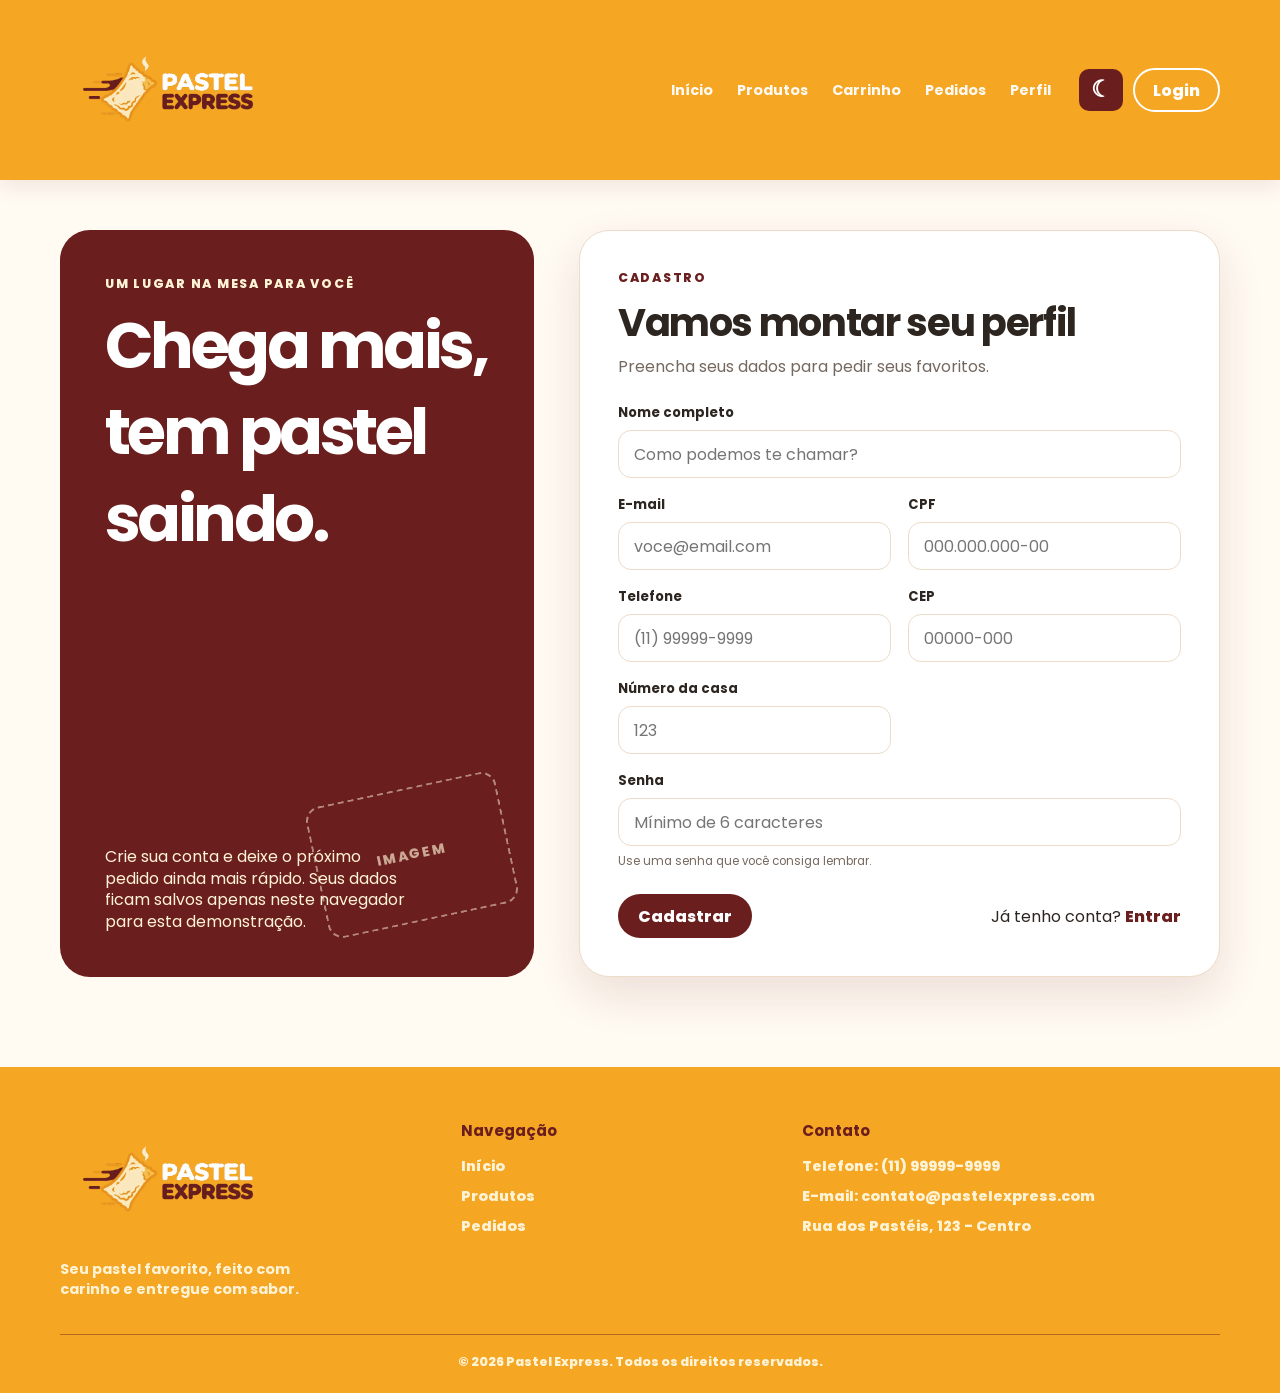
<file: cadastro.html>
<!DOCTYPE html>
<html lang="pt-BR">
<head>
  <meta charset="UTF-8"><meta name="viewport" content="width=device-width, initial-scale=1.0"><title>Cadastro | Pastel Express</title>
  <link rel="preconnect" href="https://fonts.googleapis.com"><link rel="preconnect" href="https://fonts.gstatic.com" crossorigin><link href="https://fonts.googleapis.com/css2?family=Poppins:wght@400;500;600;700;800&display=swap" rel="stylesheet"><link rel="stylesheet" href="styles.css"><script src="app.js" defer></script>
</head>
<body>
  <header class="site-header"><div class="container header-inner"><a class="brand" href="index.html"><img class="brand-logo" src="Logo_Pastel_Express_em_Preto_e_Branco-removebg-preview.png" alt="Logo Pastel Express"></a><nav class="main-nav" id="main-nav"><a href="index.html">Início</a><a href="produtos.html">Produtos</a><a href="carrinho.html">Carrinho</a><a href="pedidos.html">Pedidos</a><a href="perfil.html">Perfil</a></nav><div class="header-actions"><button class="theme-toggle" id="theme-toggle" type="button">☾</button><button class="btn btn-outline" data-open-login type="button">Login</button></div><button class="mobile-menu" id="mobile-menu" type="button">☰</button></div></header>
  <main class="container auth-layout"><section class="auth-art"><div><div class="eyebrow" style="color:var(--creme)">Um lugar na mesa para você</div><h1>Chega mais,<br>tem pastel saindo.</h1></div><p>Crie sua conta e deixe o próximo pedido ainda mais rápido. Seus dados ficam salvos apenas neste navegador para esta demonstração.</p></section><section class="auth-form-card"><div class="form-heading"><div class="eyebrow">Cadastro</div><h2>Vamos montar seu perfil</h2><p>Preencha seus dados para pedir seus favoritos.</p></div><form id="signup-form"><div class="form-grid"><div class="field full"><label for="nome">Nome completo</label><input class="form-control" id="nome" name="nome" type="text" maxlength="60" required placeholder="Como podemos te chamar?"></div><div class="field"><label for="email">E-mail</label><input class="form-control" id="email" name="email" type="email" maxlength="80" required placeholder="voce@email.com"></div><div class="field"><label for="cpf">CPF</label><input class="form-control" id="cpf" name="cpf" data-mask="cpf" inputmode="numeric" maxlength="14" required placeholder="000.000.000-00"></div><div class="field"><label for="telefone">Telefone</label><input class="form-control" id="telefone" name="telefone" data-mask="phone" inputmode="numeric" maxlength="15" required placeholder="(11) 99999-9999"></div><div class="field"><label for="cep">CEP</label><input class="form-control" id="cep" name="cep" data-mask="cep" inputmode="numeric" maxlength="9" required placeholder="00000-000"></div><div class="field"><label for="numero">Número da casa</label><input class="form-control" id="numero" name="numero" data-numeric="true" inputmode="numeric" maxlength="6" required placeholder="123"></div><div class="field full"><label for="senha">Senha</label><input class="form-control" id="senha" name="senha" type="password" minlength="6" maxlength="30" required placeholder="Mínimo de 6 caracteres"><small>Use uma senha que você consiga lembrar.</small></div></div><div class="form-footer"><button class="btn btn-primary" type="submit">Cadastrar</button><span>Já tenho conta? <a class="text-link" href="#" data-open-login>Entrar</a></span></div></form></section></main>
  <footer class="site-footer"><div class="container"><div class="footer-grid"><div class="footer-brand"><a class="brand" href="index.html"><img class="brand-logo" src="Logo_Pastel_Express_em_Preto_e_Branco-removebg-preview.png" alt="Logo Pastel Express"></a><p>Seu pastel favorito, feito com carinho e entregue com sabor.</p></div><div><h3 class="footer-title">Navegação</h3><ul class="footer-links"><li><a href="index.html">Início</a></li><li><a href="produtos.html">Produtos</a></li><li><a href="pedidos.html">Pedidos</a></li></ul></div><div><h3 class="footer-title">Contato</h3><div class="footer-contact"><span>Telefone: (11) 99999-9999</span><span>E-mail: contato@pastelexpress.com</span><span>Rua dos Pastéis, 123 - Centro</span></div></div></div><div class="footer-bottom">© 2026 Pastel Express. Todos os direitos reservados.</div></div></footer>
  <div class="modal-backdrop" id="login-modal"><div class="modal"><button class="modal-close" type="button" data-close-modal>×</button><h2>Que bom te ver!</h2><p>Entre para acompanhar seus pedidos.</p><form id="login-form"><div class="field"><label for="login-email">E-mail</label><input class="form-control" id="login-email" type="email" required></div><div class="field"><label for="login-password">Senha</label><input class="form-control" id="login-password" type="password" required></div><button class="btn btn-primary btn-block">Entrar</button><a class="text-link" href="cadastro.html">Criar conta</a></form></div></div><div class="toast" id="toast"></div>
</body>
</html>
</file>
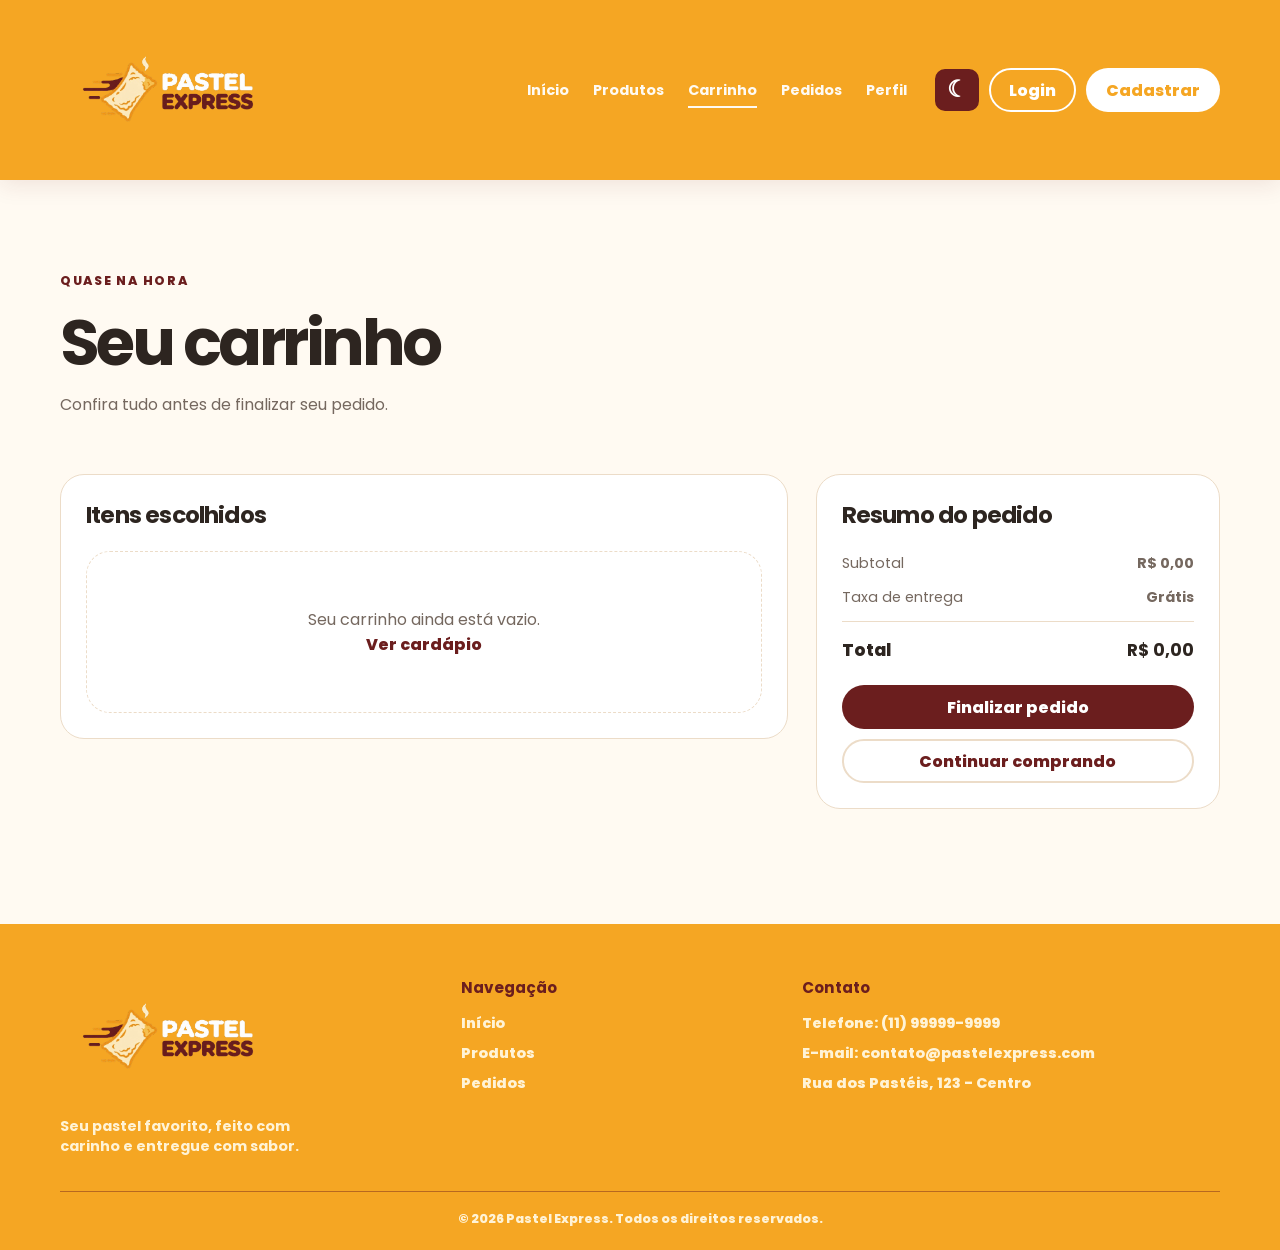
<file: carrinho.html>
<!DOCTYPE html>
<html lang="pt-BR">
<head>
  <meta charset="UTF-8"><meta name="viewport" content="width=device-width, initial-scale=1.0"><title>Carrinho | Pastel Express</title>
  <link rel="preconnect" href="https://fonts.googleapis.com"><link rel="preconnect" href="https://fonts.gstatic.com" crossorigin><link href="https://fonts.googleapis.com/css2?family=Poppins:wght@400;500;600;700;800&display=swap" rel="stylesheet"><link rel="stylesheet" href="styles.css"><script src="app.js" defer></script>
</head>
<body>
  <header class="site-header"><div class="container header-inner"><a class="brand" href="index.html"><img class="brand-logo" src="Logo_Pastel_Express_em_Preto_e_Branco-removebg-preview.png" alt="Logo Pastel Express"></a><nav class="main-nav" id="main-nav"><a href="index.html">Início</a><a href="produtos.html">Produtos</a><a class="active" href="carrinho.html">Carrinho</a><a href="pedidos.html">Pedidos</a><a href="perfil.html">Perfil</a></nav><div class="header-actions"><button class="theme-toggle" id="theme-toggle" type="button">☾</button><button class="btn btn-outline" data-open-login type="button">Login</button><a class="btn btn-light" href="cadastro.html">Cadastrar</a></div><button class="mobile-menu" id="mobile-menu" type="button">☰</button></div></header>
  <main class="container"><section class="page-header"><div class="eyebrow">Quase na hora</div><h1>Seu carrinho</h1><p>Confira tudo antes de finalizar seu pedido.</p></section><div class="two-column"><section class="panel"><h2>Itens escolhidos</h2><div class="cart-list" id="cart-list"></div></section><aside class="panel"><h2>Resumo do pedido</h2><div class="summary-list"><div class="summary-row"><span>Subtotal</span><strong id="cart-subtotal">R$ 0,00</strong></div><div class="summary-row"><span>Taxa de entrega</span><strong>Grátis</strong></div><div class="summary-row total"><span>Total</span><strong id="cart-total">R$ 0,00</strong></div></div><button class="btn btn-primary btn-block" id="checkout-button" type="button">Finalizar pedido</button><a class="btn btn-outline btn-block" style="color:var(--marrom);border-color:var(--borda);margin-top:10px" href="produtos.html">Continuar comprando</a></aside></div></main>
  <footer class="site-footer"><div class="container"><div class="footer-grid"><div class="footer-brand"><a class="brand" href="index.html"><img class="brand-logo" src="Logo_Pastel_Express_em_Preto_e_Branco-removebg-preview.png" alt="Logo Pastel Express"></a><p>Seu pastel favorito, feito com carinho e entregue com sabor.</p></div><div><h3 class="footer-title">Navegação</h3><ul class="footer-links"><li><a href="index.html">Início</a></li><li><a href="produtos.html">Produtos</a></li><li><a href="pedidos.html">Pedidos</a></li></ul></div><div><h3 class="footer-title">Contato</h3><div class="footer-contact"><span>Telefone: (11) 99999-9999</span><span>E-mail: contato@pastelexpress.com</span><span>Rua dos Pastéis, 123 - Centro</span></div></div></div><div class="footer-bottom">© 2026 Pastel Express. Todos os direitos reservados.</div></div></footer>
  <div class="modal-backdrop" id="login-modal"><div class="modal"><button class="modal-close" type="button" data-close-modal>×</button><h2>Que bom te ver!</h2><p>Entre para acompanhar seus pedidos.</p><form id="login-form"><div class="field"><label for="login-email">E-mail</label><input class="form-control" id="login-email" type="email" required></div><div class="field"><label for="login-password">Senha</label><input class="form-control" id="login-password" type="password" required></div><button class="btn btn-primary btn-block">Entrar</button><a class="text-link" href="cadastro.html">Criar conta</a></form></div></div><div class="toast" id="toast"></div>
</body>
</html>
</file>
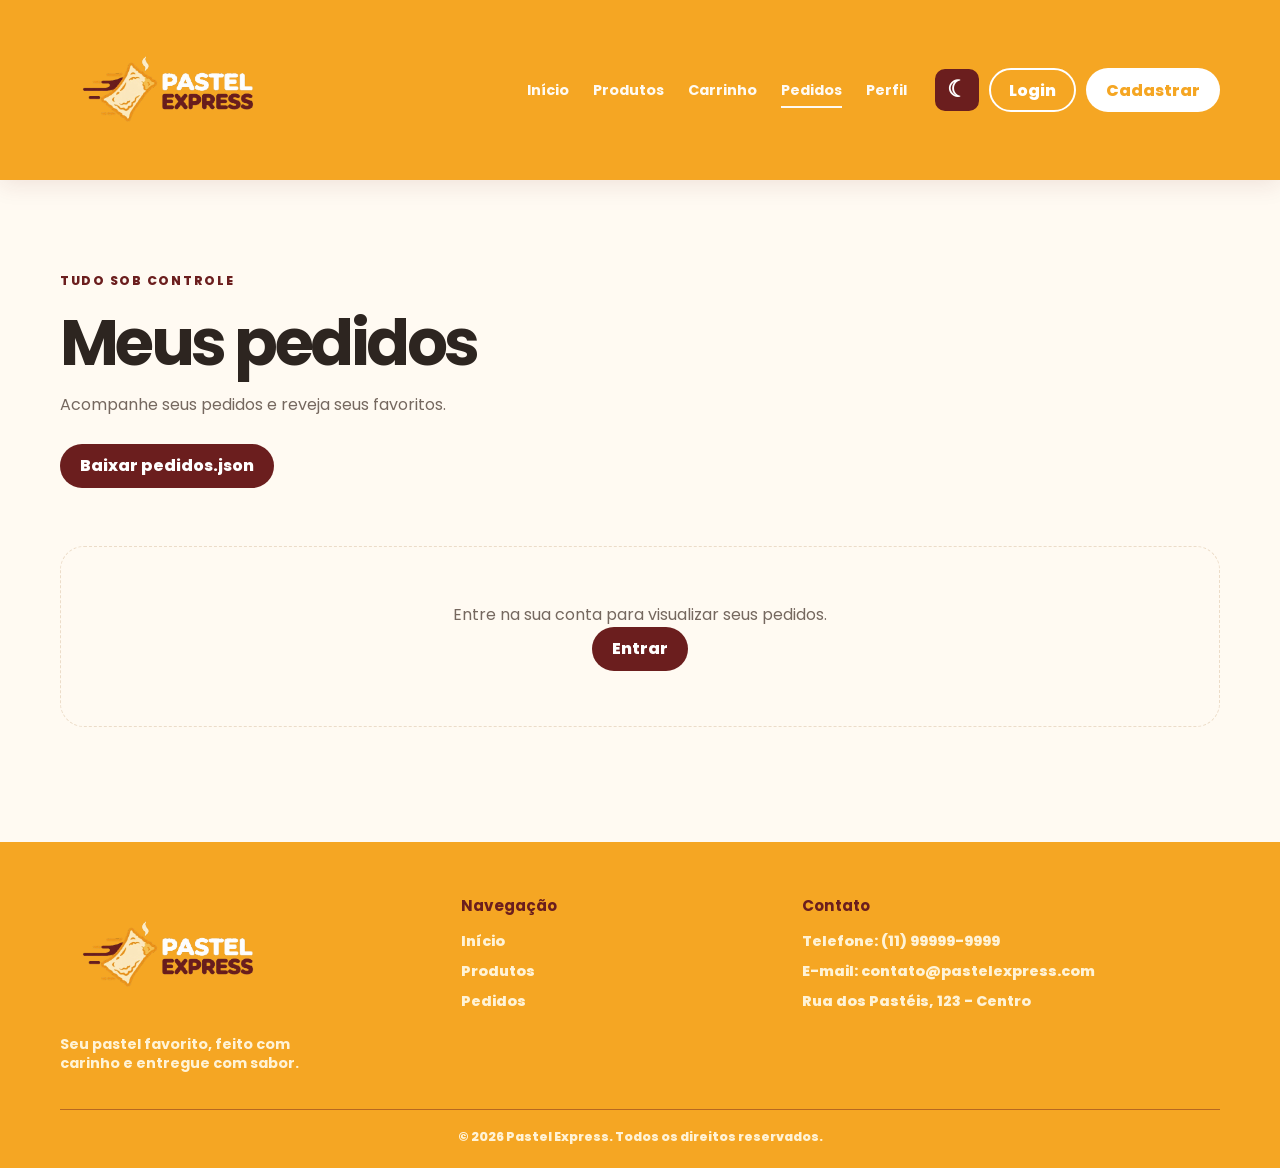
<file: pedidos.html>
<!DOCTYPE html>
<html lang="pt-BR">
<head>
  <meta charset="UTF-8"><meta name="viewport" content="width=device-width, initial-scale=1.0"><title>Meus pedidos | Pastel Express</title>
  <link rel="preconnect" href="https://fonts.googleapis.com"><link rel="preconnect" href="https://fonts.gstatic.com" crossorigin><link href="https://fonts.googleapis.com/css2?family=Poppins:wght@400;500;600;700;800&display=swap" rel="stylesheet"><link rel="stylesheet" href="styles.css"><script src="app.js" defer></script>
</head>
<body>
  <header class="site-header"><div class="container header-inner"><a class="brand" href="index.html"><img class="brand-logo" src="Logo_Pastel_Express_em_Preto_e_Branco-removebg-preview.png" alt="Logo Pastel Express"></a><nav class="main-nav" id="main-nav"><a href="index.html">Início</a><a href="produtos.html">Produtos</a><a href="carrinho.html">Carrinho</a><a class="active" href="pedidos.html">Pedidos</a><a href="perfil.html">Perfil</a></nav><div class="header-actions"><button class="theme-toggle" id="theme-toggle" type="button">☾</button><button class="btn btn-outline" data-open-login type="button">Login</button><a class="btn btn-light" href="cadastro.html">Cadastrar</a></div><button class="mobile-menu" id="mobile-menu" type="button">☰</button></div></header>
  <main class="container"><section class="page-header"><div class="eyebrow">Tudo sob controle</div><h1>Meus pedidos</h1><p>Acompanhe seus pedidos e reveja seus favoritos.</p><button class="btn btn-primary" id="export-orders-json" type="button">Baixar pedidos.json</button></section><section class="order-list" id="order-list"></section></main>
  <footer class="site-footer"><div class="container"><div class="footer-grid"><div class="footer-brand"><a class="brand" href="index.html"><img class="brand-logo" src="Logo_Pastel_Express_em_Preto_e_Branco-removebg-preview.png" alt="Logo Pastel Express"></a><p>Seu pastel favorito, feito com carinho e entregue com sabor.</p></div><div><h3 class="footer-title">Navegação</h3><ul class="footer-links"><li><a href="index.html">Início</a></li><li><a href="produtos.html">Produtos</a></li><li><a href="pedidos.html">Pedidos</a></li></ul></div><div><h3 class="footer-title">Contato</h3><div class="footer-contact"><span>Telefone: (11) 99999-9999</span><span>E-mail: contato@pastelexpress.com</span><span>Rua dos Pastéis, 123 - Centro</span></div></div></div><div class="footer-bottom">© 2026 Pastel Express. Todos os direitos reservados.</div></div></footer>
  <div class="modal-backdrop" id="login-modal"><div class="modal"><button class="modal-close" type="button" data-close-modal>×</button><h2>Que bom te ver!</h2><p>Entre para acompanhar seus pedidos.</p><form id="login-form"><div class="field"><label for="login-email">E-mail</label><input class="form-control" id="login-email" type="email" required></div><div class="field"><label for="login-password">Senha</label><input class="form-control" id="login-password" type="password" required></div><button class="btn btn-primary btn-block">Entrar</button><a class="text-link" href="cadastro.html">Criar conta</a></form></div></div><div class="toast" id="toast"></div>
</body>
</html>
</file>
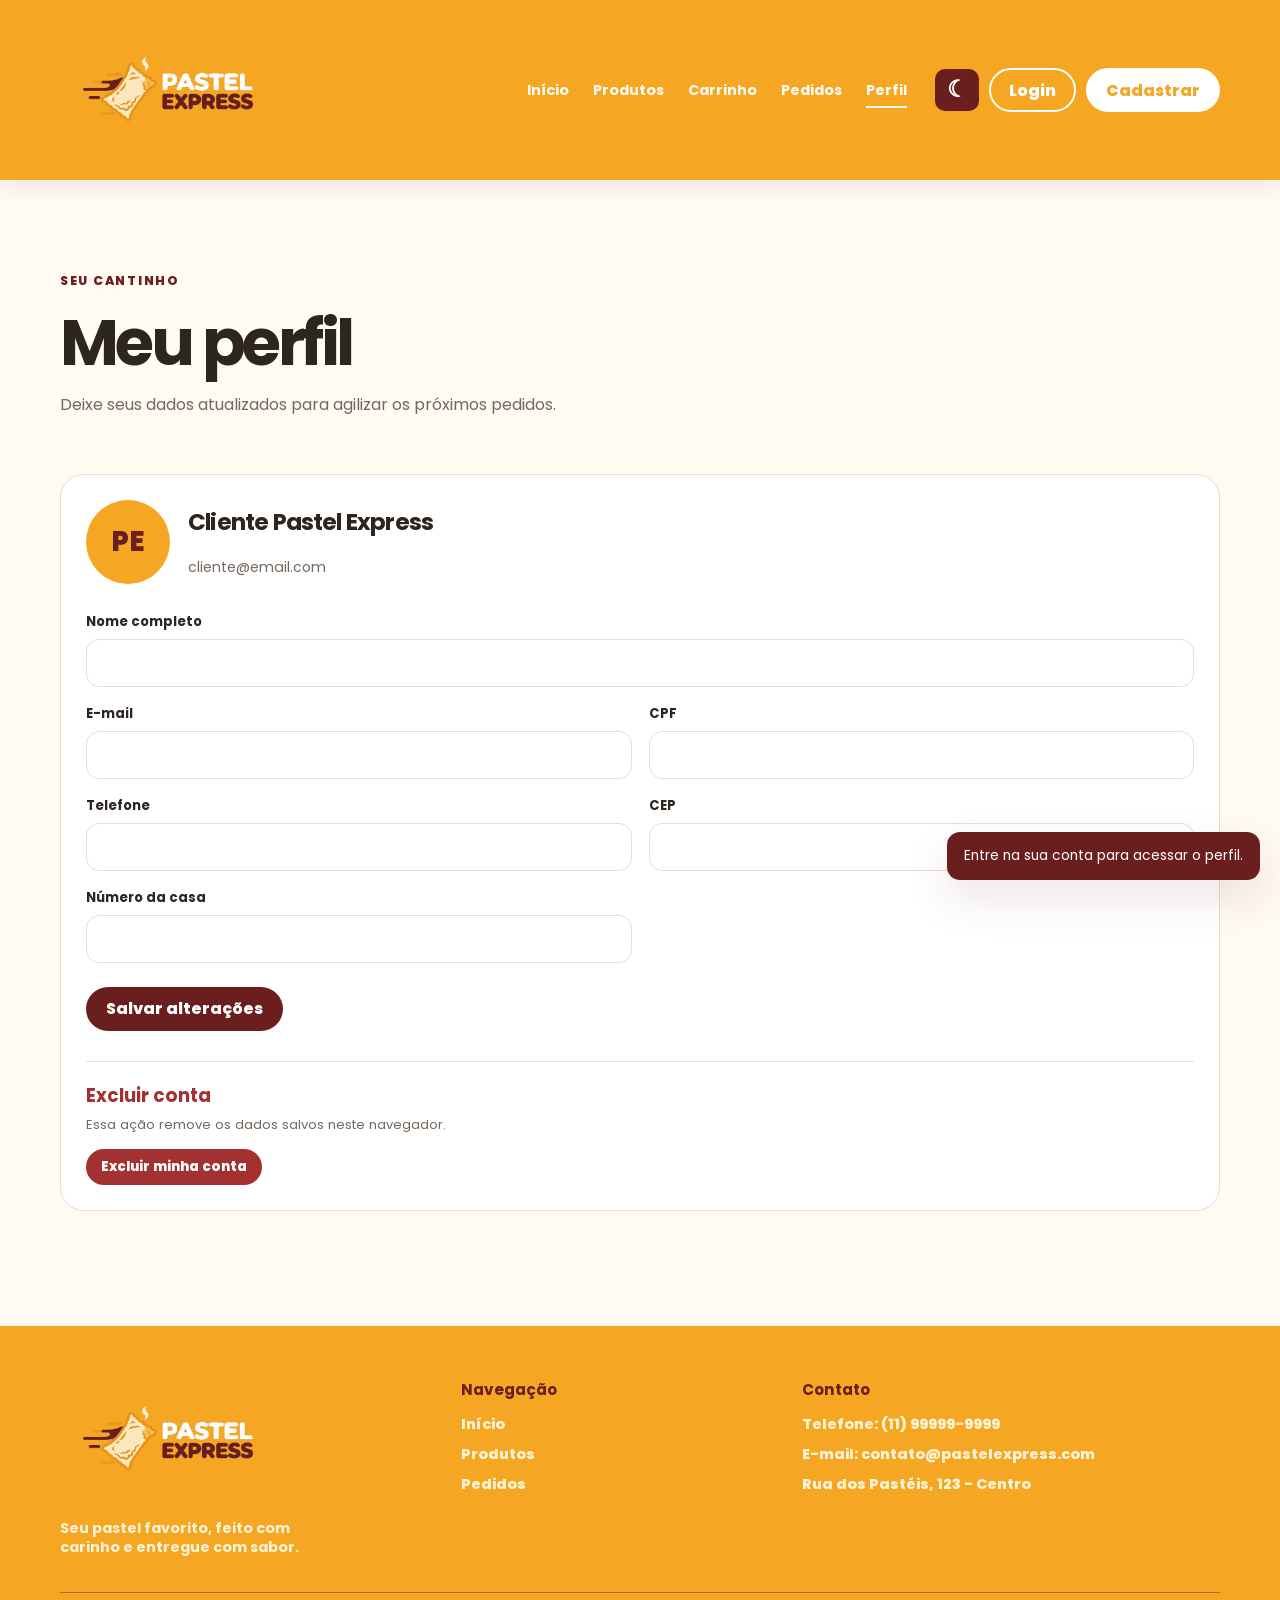
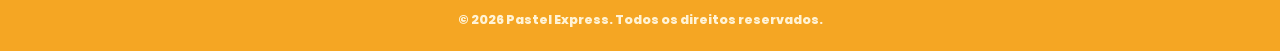
<file: perfil.html>
<!DOCTYPE html>
<html lang="pt-BR">
<head>
  <meta charset="UTF-8"><meta name="viewport" content="width=device-width, initial-scale=1.0"><title>Meu perfil | Pastel Express</title>
  <link rel="preconnect" href="https://fonts.googleapis.com"><link rel="preconnect" href="https://fonts.gstatic.com" crossorigin><link href="https://fonts.googleapis.com/css2?family=Poppins:wght@400;500;600;700;800&display=swap" rel="stylesheet"><link rel="stylesheet" href="styles.css"><script src="app.js" defer></script>
</head>
<body>
  <header class="site-header"><div class="container header-inner"><a class="brand" href="index.html"><img class="brand-logo" src="Logo_Pastel_Express_em_Preto_e_Branco-removebg-preview.png" alt="Logo Pastel Express"></a><nav class="main-nav" id="main-nav"><a href="index.html">Início</a><a href="produtos.html">Produtos</a><a href="carrinho.html">Carrinho</a><a href="pedidos.html">Pedidos</a><a class="active" href="perfil.html">Perfil</a></nav><div class="header-actions"><button class="theme-toggle" id="theme-toggle" type="button">☾</button><button class="btn btn-outline" data-open-login type="button">Login</button><a class="btn btn-light" href="cadastro.html">Cadastrar</a></div><button class="mobile-menu" id="mobile-menu" type="button">☰</button></div></header>
  <main class="container"><section class="page-header"><div class="eyebrow">Seu cantinho</div><h1>Meu perfil</h1><p>Deixe seus dados atualizados para agilizar os próximos pedidos.</p></section><section class="panel"><div class="profile-head"><div class="avatar" id="profile-avatar">PE</div><div><h2 id="profile-name">Cliente Pastel Express</h2><p id="profile-email">cliente@email.com</p></div></div><form id="profile-form"><div class="form-grid"><div class="field full"><label for="nome">Nome completo</label><input class="form-control" id="nome" name="nome" maxlength="60" required></div><div class="field"><label for="email">E-mail</label><input class="form-control" id="email" name="email" type="email" maxlength="80" required></div><div class="field"><label for="cpf">CPF</label><input class="form-control" id="cpf" name="cpf" data-mask="cpf" inputmode="numeric" maxlength="14"></div><div class="field"><label for="telefone">Telefone</label><input class="form-control" id="telefone" name="telefone" data-mask="phone" inputmode="numeric" maxlength="15"></div><div class="field"><label for="cep">CEP</label><input class="form-control" id="cep" name="cep" data-mask="cep" inputmode="numeric" maxlength="9"></div><div class="field"><label for="numero">Número da casa</label><input class="form-control" id="numero" name="numero" data-numeric="true" inputmode="numeric" maxlength="6"></div></div><div class="form-footer"><button class="btn btn-primary" type="submit">Salvar alterações</button></div></form><div class="danger-zone"><h3>Excluir conta</h3><p>Essa ação remove os dados salvos neste navegador.</p><button class="btn btn-danger btn-small" id="delete-account" type="button">Excluir minha conta</button></div></section></main>
  <footer class="site-footer"><div class="container"><div class="footer-grid"><div class="footer-brand"><a class="brand" href="index.html"><img class="brand-logo" src="Logo_Pastel_Express_em_Preto_e_Branco-removebg-preview.png" alt="Logo Pastel Express"></a><p>Seu pastel favorito, feito com carinho e entregue com sabor.</p></div><div><h3 class="footer-title">Navegação</h3><ul class="footer-links"><li><a href="index.html">Início</a></li><li><a href="produtos.html">Produtos</a></li><li><a href="pedidos.html">Pedidos</a></li></ul></div><div><h3 class="footer-title">Contato</h3><div class="footer-contact"><span>Telefone: (11) 99999-9999</span><span>E-mail: contato@pastelexpress.com</span><span>Rua dos Pastéis, 123 - Centro</span></div></div></div><div class="footer-bottom">© 2026 Pastel Express. Todos os direitos reservados.</div></div></footer>
  <div class="modal-backdrop" id="login-modal"><div class="modal"><button class="modal-close" type="button" data-close-modal>×</button><h2>Que bom te ver!</h2><p>Entre para acompanhar seus pedidos.</p><form id="login-form"><div class="field"><label for="login-email">E-mail</label><input class="form-control" id="login-email" type="email" required></div><div class="field"><label for="login-password">Senha</label><input class="form-control" id="login-password" type="password" required></div><button class="btn btn-primary btn-block">Entrar</button><a class="text-link" href="cadastro.html">Criar conta</a></form></div></div><div class="toast" id="toast"></div>
</body>
</html>
</file>
<file: styles.css>
:root {
  --laranja: #f5a623;
  --laranja-claro: #fff4df;
  --marrom: #6b1e1e;
  --marrom-escuro: #431010;
  --creme: #fff3d6;
  --branco: #ffffff;
  --texto: #2d2520;
  --texto-suave: #75685f;
  --fundo: #fffaf2;
  --superficie: #ffffff;
  --borda: #ecdcc8;
  --sombra: 0 18px 45px rgba(107, 30, 30, 0.12);
  --raio: 24px;
}

[data-theme="dark"] {
  --laranja-claro: #211818;
  --creme: #f7dfae;
  --texto: #fff8ec;
  --texto-suave: #cbbdad;
  --fundo: #211818;
  --superficie: #211818;
  --borda: #513838;
  --sombra: 0 18px 45px rgba(0, 0, 0, 0.25);
}

* { box-sizing: border-box; margin: 0; padding: 0; }
html { scroll-behavior: smooth; }
body {
  min-height: 100vh;
  background: var(--fundo);
  color: var(--texto);
  font-family: "Poppins", Arial, sans-serif;
  transition: background .25s ease, color .25s ease;
}
main { padding-bottom: 115px; }
body.modal-aberto { overflow: hidden; }
a { color: inherit; text-decoration: none; }
button, input, select { font: inherit; }
button { border: 0; cursor: pointer; }
img { max-width: 100%; display: block; }

.container { width: min(1160px, calc(100% - 40px)); margin: 0 auto; }
.section { padding: 88px 0; }
.section-heading { max-width: 650px; margin-bottom: 34px; }
.section-heading.center { margin-left: auto; margin-right: auto; text-align: center; }
.eyebrow { color: var(--marrom); font-weight: 800; font-size: .78rem; letter-spacing: .14em; text-transform: uppercase; margin-bottom: 10px; }
h1, h2, h3, p { line-height: 1.35; }
h1 { font-size: clamp(2.35rem, 5vw, 4.7rem); letter-spacing: -.055em; }
h2 { font-size: clamp(1.8rem, 3vw, 2.7rem); letter-spacing: -.035em; }
h3 { font-size: 1.15rem; }
.section-heading p, .muted { color: var(--texto-suave); }

/* header */
.site-header {
  position: sticky; top: 0; z-index: 20;
  background: #f5a623; color: var(--branco);
  box-shadow: 0 5px 22px rgba(107, 30, 30, .1);
}
.header-inner { min-height: 180px; display: flex; align-items: center; gap: 28px; }
.brand { display: inline-flex; align-items: center; gap: 10px; min-width: max-content; font-weight: 800; letter-spacing: -.04em; font-size: 1.25rem; }
.brand strong { color: var(--marrom); }
.brand-logo { width: 220px; height: 118px; object-fit: contain; object-position: left center; }
.main-nav { display: flex; align-items: center; gap: 24px; margin-left: auto; }
.main-nav a { font-size: .9rem; font-weight: 700; opacity: .95; position: relative; }
.main-nav a::after { content: ""; position: absolute; left: 0; right: 100%; bottom: -7px; height: 2px; background: var(--branco); transition: right .2s ease; }
.main-nav a:hover::after, .main-nav a.active::after { right: 0; }
.header-actions { display: flex; align-items: center; gap: 10px; }
.theme-toggle { width: 44px; height: 42px; padding: 0; background: var(--marrom); border: 2px solid var(--marrom); border-radius: 10px; color: var(--branco); font-size: 1.45rem; line-height: 1; font-weight: 800; transition: background .2s ease, color .2s ease, border-color .2s ease, transform .2s ease; }
.theme-toggle:hover { transform: translateY(-2px); background: var(--marrom-escuro); }
[data-theme="dark"] .theme-toggle { background: var(--creme); border-color: var(--creme); color: var(--marrom); }
.btn { display: inline-flex; align-items: center; justify-content: center; gap: 8px; min-height: 44px; padding: 0 18px; border-radius: 999px; border: 2px solid transparent; font-weight: 800; transition: transform .2s ease, background .2s ease, color .2s ease, border .2s ease; }
.btn:hover { transform: translateY(-2px); }
.btn-primary { background: var(--marrom); color: var(--branco); }
.btn-primary:hover { background: var(--marrom-escuro); }
.btn-light { background: var(--branco); color: var(--laranja); }
.btn-light:hover { background: var(--creme); }
.btn-outline { background: transparent; border-color: currentColor; color: var(--branco); }
.btn-outline:hover { background: rgba(255,255,255,.16); }
.btn-danger { background: #a33131; color: var(--branco); }
.btn-small { min-height: 36px; padding: 0 13px; font-size: .84rem; }
.btn-block { width: 100%; }
.mobile-menu { display: none; background: none; color: var(--branco); font-size: 1.8rem; }

/* shared footer */
.site-footer { background: #f5a623; color: var(--creme); padding: 54px 0 22px; margin-top: auto; font-weight: 700; }
.footer-grid { display: grid; grid-template-columns: 1.2fr 1fr 1.4fr; gap: 42px; align-items: start; }
.footer-brand p { max-width: 250px; margin-top: 14px; font-size: .9rem; font-weight: 700; }
.site-footer .brand { color: var(--branco); }
.site-footer .brand strong { color: var(--marrom); }
.footer-title { color: var(--marrom); font-size: .95rem; margin-bottom: 14px; }
.footer-links { list-style: none; display: grid; gap: 9px; font-size: .9rem; font-weight: 800; }
.footer-links a:hover { color: var(--branco); }
.footer-contact { display: grid; gap: 9px; font-size: .9rem; font-weight: 800; }
.footer-bottom { border-top: 1px solid rgba(107,30,30,.45); margin-top: 35px; padding-top: 18px; text-align: center; font-size: .78rem; font-weight: 800; }

/* home */
.hero { padding: 84px 0 76px; background: var(--fundo); overflow: hidden; }
.hero-grid { display: grid; grid-template-columns: 1.05fr .95fr; align-items: center; gap: 55px; }
.hero h1 { max-width: 650px; }
.hero h1 span { color: var(--laranja); }
.hero-copy > p { color: var(--texto-suave); font-size: 1.08rem; max-width: 550px; margin: 21px 0 28px; }
.hero-actions { display: flex; flex-wrap: wrap; gap: 12px; }
.hero-note { display: flex; align-items: center; gap: 10px; color: var(--texto-suave); font-size: .84rem; margin-top: 22px; }
.hero-note strong { color: var(--marrom); }
.hero-art { min-height: 420px; display: grid; place-items: center; position: relative; }
.hero-product-image { z-index: 1; width: min(500px, 92vw); height: 420px; object-fit: contain; filter: drop-shadow(0 25px 24px rgba(107,30,30,.22)); animation: float 4.5s ease-in-out infinite; }
@keyframes float { 0%,100% { transform: rotate(-13deg) translateY(0); } 50% { transform: rotate(-10deg) translateY(-15px); } }
.features-grid { display: grid; grid-template-columns: repeat(3, 1fr); gap: 20px; }
.feature-card { background: var(--superficie); border: 1px solid var(--borda); padding: 26px; border-radius: var(--raio); box-shadow: var(--sombra); }
.feature-step { color: var(--marrom); font-size: .8rem; font-weight: 800; letter-spacing: .14em; margin-bottom: 18px; }
.feature-card p { margin-top: 8px; color: var(--texto-suave); font-size: .9rem; }
.soft-section { background: var(--laranja-claro); }
.product-grid { display: grid; grid-template-columns: repeat(4, 1fr); gap: 18px; margin-bottom: 110px; }
.product-card { background: var(--superficie); border: 1px solid var(--borda); border-radius: 20px; overflow: hidden; display: flex; flex-direction: column; min-width: 0; transition: transform .2s ease, box-shadow .2s ease; }
.product-card:hover { transform: translateY(-5px); box-shadow: var(--sombra); }
.product-visual { height: 205px; display: grid; place-items: center; position: relative; overflow: hidden; background: var(--superficie); }
.product-image { width: 100%; height: 100%; object-fit: contain; padding: 10px 22px; }
.product-info { padding: 17px; display: flex; flex-direction: column; flex: 1; }
.product-info h3 { font-size: 1rem; }
.product-info p { color: var(--texto-suave); font-size: .8rem; margin: 7px 0 15px; min-height: 36px; }
.product-bottom { display: flex; justify-content: space-between; align-items: center; gap: 8px; margin-top: auto; }
.price { color: var(--marrom); font-weight: 800; white-space: nowrap; }

/* pages */
.page-header { padding: 92px 0 58px; }
.page-header p { color: var(--texto-suave); margin-top: 8px; }
.page-header > .btn { margin-top: 28px; }
.search-toolbar { display: flex; gap: 14px; align-items: center; flex-wrap: wrap; margin: 10px 0 26px; }
.search-box { position: relative; flex: 1 1 280px; }
.search-box span { position: absolute; left: 15px; top: 50%; transform: translateY(-50%); color: var(--texto-suave); }
.form-control, .search-control { width: 100%; min-height: 48px; border: 1px solid var(--borda); border-radius: 13px; background: var(--superficie); color: var(--texto); padding: 0 15px; outline: none; }
.search-control { padding-left: 43px; }
.form-control:focus, .search-control:focus { border-color: var(--laranja); box-shadow: 0 0 0 3px rgba(245,166,35,.18); }
.filter-list { display: flex; gap: 8px; flex-wrap: wrap; }
.filter-btn { min-height: 39px; padding: 0 15px; border-radius: 999px; background: var(--superficie); color: var(--texto); border: 1px solid var(--borda); font-size: .85rem; font-weight: 700; }
.filter-btn.active, .filter-btn:hover { color: var(--branco); background: var(--marrom); border-color: var(--marrom); }
.empty-state { text-align: center; padding: 55px 20px; border: 1px dashed var(--borda); border-radius: var(--raio); color: var(--texto-suave); grid-column: 1 / -1; }

/* auth */
.auth-layout { display: grid; grid-template-columns: .85fr 1.15fr; gap: 45px; align-items: stretch; padding: 50px 0 90px; }
.auth-art { background: var(--marrom); color: var(--creme); border-radius: 30px; padding: 45px; display: flex; flex-direction: column; justify-content: space-between; overflow: hidden; position: relative; min-height: 580px; }
.auth-art::after { content: "IMAGEM"; position: absolute; right: 25px; bottom: 55px; width: 190px; height: 130px; border: 2px dashed rgba(255,243,214,.5); border-radius: 15px; display: grid; place-items: center; color: rgba(255,243,214,.65); font-size: .85rem; font-weight: 800; letter-spacing: .14em; transform: rotate(-12deg); }
.auth-art h1 { color: var(--branco); font-size: clamp(2.4rem, 5vw, 4.4rem); position: relative; z-index: 1; }
.auth-art p { max-width: 300px; position: relative; z-index: 1; }
.auth-form-card { background: var(--superficie); border: 1px solid var(--borda); border-radius: 30px; padding: 38px; box-shadow: var(--sombra); }
.form-heading { margin-bottom: 26px; }
.form-heading p { color: var(--texto-suave); margin-top: 7px; }
.form-grid { display: grid; grid-template-columns: repeat(2, 1fr); gap: 17px; }
.field { display: grid; gap: 7px; }
.field.full { grid-column: 1 / -1; }
.field label { font-size: .82rem; font-weight: 700; }
.field small { color: var(--texto-suave); font-size: .72rem; }
.form-footer { display: flex; justify-content: space-between; align-items: center; flex-wrap: wrap; gap: 12px; margin-top: 24px; }
.form-footer a, .text-link { color: var(--marrom); font-weight: 800; }

/* cart/orders/profile */
.two-column { display: grid; grid-template-columns: 1.35fr .75fr; gap: 28px; align-items: start; }
.panel { background: var(--superficie); border: 1px solid var(--borda); border-radius: 24px; padding: 25px; }
.panel h2 { font-size: 1.45rem; margin-bottom: 20px; }
.cart-list { display: grid; gap: 13px; }
.cart-item { display: grid; grid-template-columns: 70px 1fr auto; gap: 15px; align-items: center; padding: 12px 0; border-bottom: 1px solid var(--borda); }
.cart-item:last-child { border-bottom: 0; }
.cart-thumb { width: 70px; height: 70px; display: grid; place-items: center; padding: 3px; overflow: hidden; }
.cart-product-image { width: 100%; height: 100%; object-fit: contain; }
.cart-item h3 { font-size: .98rem; }
.cart-item p { color: var(--texto-suave); font-size: .8rem; margin-top: 3px; }
.quantity { display: inline-flex; align-items: center; gap: 12px; border: 1px solid var(--borda); border-radius: 999px; padding: 3px 7px; margin-top: 8px; }
.quantity button { width: 24px; height: 24px; display: grid; place-items: center; border-radius: 50%; background: var(--laranja-claro); color: var(--marrom); font-weight: 800; }
.cart-actions { text-align: right; display: grid; justify-items: end; gap: 8px; }
.remove-link { color: #a33131; background: none; font-size: .76rem; font-weight: 700; }
.summary-list { display: grid; gap: 13px; margin: 22px 0; }
.summary-row { display: flex; justify-content: space-between; gap: 16px; color: var(--texto-suave); font-size: .9rem; }
.summary-row.total { padding-top: 15px; border-top: 1px solid var(--borda); color: var(--texto); font-size: 1.08rem; font-weight: 800; }
.order-list { display: grid; gap: 15px; }
.order-card { border: 1px solid var(--borda); border-radius: 18px; padding: 20px; background: var(--superficie); }
.order-top, .order-bottom { display: flex; justify-content: space-between; gap: 14px; align-items: center; flex-wrap: wrap; }
.order-top h3 { color: var(--marrom); }
.order-card p { color: var(--texto-suave); font-size: .84rem; margin-top: 8px; }
.status { display: inline-flex; padding: 5px 10px; border-radius: 999px; background: #e7f3df; color: #3d7537; font-size: .72rem; font-weight: 800; }
.status.cancelado { background: #f8dddd; color: #a33131; }
.profile-head { display: flex; gap: 18px; align-items: center; margin-bottom: 28px; }
.avatar { width: 84px; height: 84px; border-radius: 50%; display: grid; place-items: center; background: var(--laranja); color: var(--marrom); font-weight: 800; font-size: 1.7rem; }
.profile-head p { color: var(--texto-suave); font-size: .88rem; }
.danger-zone { border-top: 1px solid var(--borda); margin-top: 30px; padding-top: 22px; }
.danger-zone h3 { color: #a33131; }
.danger-zone p { color: var(--texto-suave); font-size: .82rem; margin: 7px 0 15px; }

/* modal, toast */
.modal-backdrop { position: fixed; inset: 0; background: rgba(27,16,12,.62); display: none; align-items: center; justify-content: center; padding: 20px; z-index: 50; }
.modal-backdrop.show { display: flex; }
.modal { width: min(460px, 100%); background: var(--superficie); color: var(--texto); border-radius: 25px; padding: 31px; position: relative; box-shadow: 0 25px 70px rgba(0,0,0,.25); }
.modal-close { position: absolute; top: 14px; right: 17px; width: 35px; height: 35px; border-radius: 50%; background: var(--laranja-claro); color: var(--marrom); font-size: 1.3rem; }
.modal h2 { font-size: 1.8rem; margin-bottom: 7px; }
.modal > p { color: var(--texto-suave); font-size: .88rem; margin-bottom: 22px; }
.modal form { display: grid; gap: 15px; }
.toast { position: fixed; right: 20px; bottom: 20px; z-index: 80; max-width: min(360px, calc(100% - 40px)); background: var(--marrom); color: var(--branco); padding: 14px 17px; border-radius: 13px; box-shadow: var(--sombra); opacity: 0; transform: translateY(15px); pointer-events: none; transition: opacity .25s ease, transform .25s ease; font-size: .86rem; }
.toast.show { opacity: 1; transform: translateY(0); }

@media (max-width: 980px) {
  .main-nav { gap: 14px; }
  .header-actions .btn-outline { display: none; }
  .product-grid { grid-template-columns: repeat(2, 1fr); }
  .hero-grid, .auth-layout { grid-template-columns: 1fr; }
  .hero-copy { text-align: center; }
  .hero-copy > p { margin-left: auto; margin-right: auto; }
  .hero-actions, .hero-note { justify-content: center; }
  .hero-art { min-height: 340px; }
  .auth-art { min-height: 260px; }
  .two-column { grid-template-columns: 1fr; }
}

@media (max-width: 700px) {
  .container { width: min(100% - 28px, 560px); }
  .header-inner { min-height: 92px; gap: 12px; }
  .main-nav { position: absolute; top: 92px; left: 0; right: 0; padding: 20px; background: var(--marrom); display: none; flex-direction: column; align-items: flex-start; gap: 17px; box-shadow: 0 13px 20px rgba(0,0,0,.15); }
  .main-nav.open { display: flex; }
  .mobile-menu { display: block; margin-left: auto; }
  .header-actions { gap: 6px; }
  .header-actions .btn-primary { display: none; }
  .brand { font-size: 1.05rem; }
  .brand-logo { width: 155px; height: 82px; object-fit: contain; object-position: left center; }
  .section { padding: 62px 0; }
  .hero { padding: 55px 0; }
  .hero-art { min-height: 300px; }
  .hero-product-image { width: min(360px, 88vw); height: 300px; }
  .features-grid, .product-grid { grid-template-columns: 1fr; }
  .product-visual { height: 180px; }
  .footer-grid { grid-template-columns: 1fr; gap: 30px; }
  .auth-layout { padding: 30px 0 60px; gap: 20px; }
  .auth-art, .auth-form-card { padding: 26px; border-radius: 22px; }
  .auth-art { min-height: 235px; }
  .form-grid { grid-template-columns: 1fr; }
  .field.full { grid-column: auto; }
  .cart-item { grid-template-columns: 58px 1fr; }
  .cart-actions { grid-column: 2; grid-template-columns: auto auto; justify-items: start; align-items: center; text-align: left; }
  .cart-thumb { width: 58px; height: 58px; }
  .footer-bottom { margin-top: 25px; }
}
</file>
